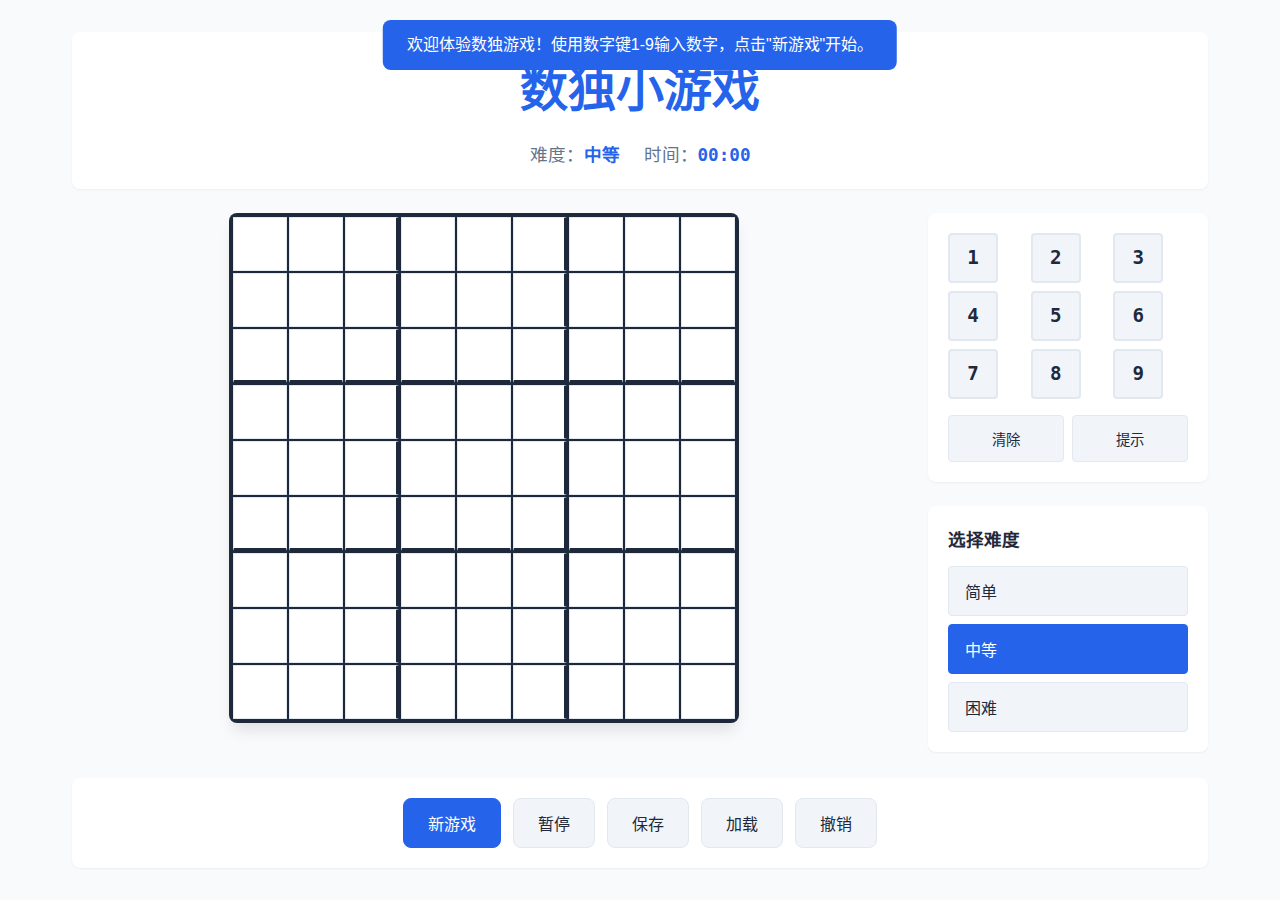
<file: index.html>
<!DOCTYPE html>
<html lang="zh-CN">
<head>
    <meta charset="UTF-8">
    <meta name="viewport" content="width=device-width, initial-scale=1.0">
    <title>数独小游戏</title>
    <meta name="description" content="一个基于Web的数独益智游戏，支持多种难度等级">
    <meta name="keywords" content="数独,游戏,益智,数字,逻辑">
    <link rel="stylesheet" href="src/styles/main.css">
    <link rel="stylesheet" href="src/styles/components.css">
    <link rel="stylesheet" href="src/styles/responsive.css">
</head>
<body>
    <div class="container">
        <!-- 游戏标题 -->
        <header class="game-header">
            <h1>数独小游戏</h1>
            <div class="game-info">
                <span class="difficulty-label">难度：<span id="current-difficulty">中等</span></span>
                <span class="timer-label">时间：<span id="timer">00:00</span></span>
            </div>
        </header>

        <!-- 主游戏区域 -->
        <main class="game-main">
            <!-- 数独网格 -->
            <section class="sudoku-board">
                <div id="sudoku-grid" class="sudoku-grid">
                    <!-- 9x9 网格将通过JavaScript动态生成 -->
                </div>
            </section>

            <!-- 控制面板 -->
            <aside class="control-panel">
                <!-- 数字输入板 -->
                <div class="number-pad">
                    <div class="number-buttons">
                        <button class="number-btn" data-number="1">1</button>
                        <button class="number-btn" data-number="2">2</button>
                        <button class="number-btn" data-number="3">3</button>
                        <button class="number-btn" data-number="4">4</button>
                        <button class="number-btn" data-number="5">5</button>
                        <button class="number-btn" data-number="6">6</button>
                        <button class="number-btn" data-number="7">7</button>
                        <button class="number-btn" data-number="8">8</button>
                        <button class="number-btn" data-number="9">9</button>
                    </div>
                    <div class="action-buttons">
                        <button id="clear-btn" class="action-btn">清除</button>
                        <button id="hint-btn" class="action-btn">提示</button>
                    </div>
                </div>

                <!-- 难度选择 -->
                <div class="difficulty-selector">
                    <h3>选择难度</h3>
                    <div class="difficulty-buttons">
                        <button class="difficulty-btn" data-difficulty="easy">简单</button>
                        <button class="difficulty-btn active" data-difficulty="medium">中等</button>
                        <button class="difficulty-btn" data-difficulty="hard">困难</button>
                    </div>
                </div>
            </aside>
        </main>

        <!-- 游戏控制栏 -->
        <footer class="game-controls">
            <button id="new-game-btn" class="control-btn primary">新游戏</button>
            <button id="pause-btn" class="control-btn">暂停</button>
            <button id="save-btn" class="control-btn">保存</button>
            <button id="load-btn" class="control-btn">加载</button>
            <button id="undo-btn" class="control-btn">撤销</button>
        </footer>

        <!-- 状态消息 -->
        <div id="message" class="message hidden"></div>

        <!-- 游戏完成对话框 -->
        <div id="completion-modal" class="modal hidden">
            <div class="modal-content">
                <h2>恭喜完成！</h2>
                <p>你成功解决了这个数独！</p>
                <p>用时：<span id="completion-time"></span></p>
                <p>提示次数：<span id="hints-used"></span></p>
                <div class="modal-buttons">
                    <button id="new-game-modal" class="control-btn primary">再来一局</button>
                    <button id="close-modal" class="control-btn">关闭</button>
                </div>
            </div>
        </div>
    </div>

    <!-- JavaScript 文件 -->
    <script src="src/utils/sudoku-engine.js"></script>
    <script src="src/utils/storage-manager.js"></script>
    <script src="src/components/sudoku-grid.js"></script>
    <script src="src/components/game-controller.js"></script>
    <script src="src/components/ui-manager.js"></script>
    <script src="src/app.js"></script>
</body>
</html>
</file>
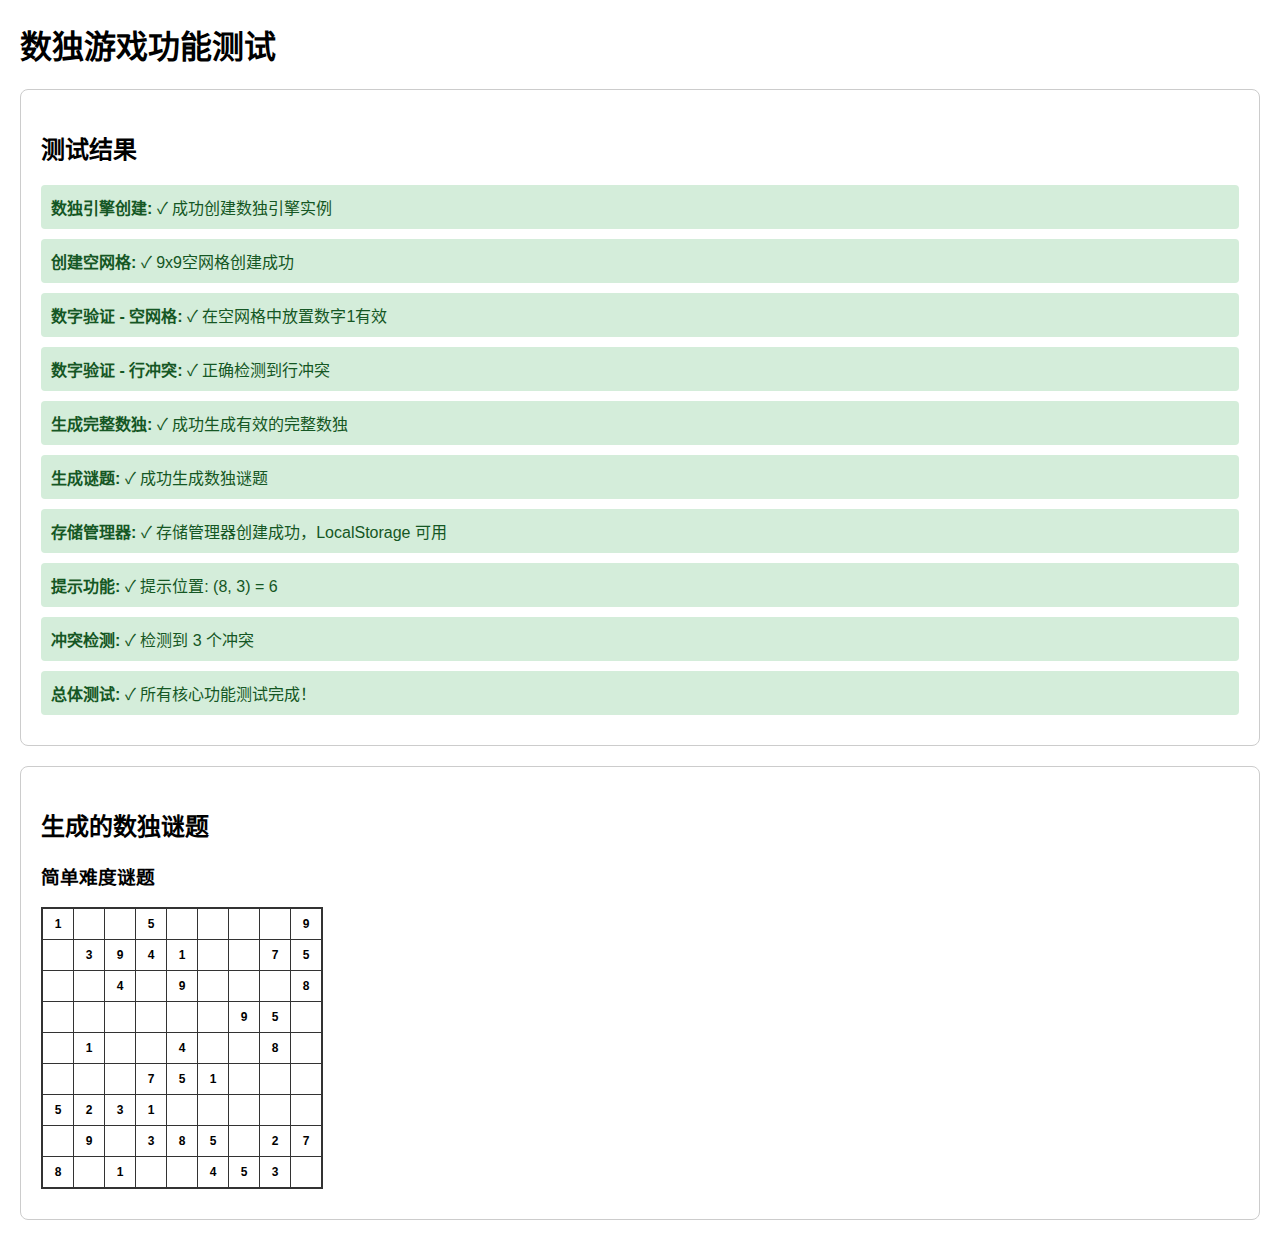
<file: test.html>
<!DOCTYPE html>
<html lang="zh-CN">
<head>
    <meta charset="UTF-8">
    <meta name="viewport" content="width=device-width, initial-scale=1.0">
    <title>数独游戏测试</title>
    <style>
        body {
            font-family: Arial, sans-serif;
            margin: 20px;
        }
        .test-section {
            margin: 20px 0;
            padding: 20px;
            border: 1px solid #ccc;
            border-radius: 8px;
        }
        .test-result {
            margin: 10px 0;
            padding: 10px;
            border-radius: 4px;
        }
        .success {
            background: #d4edda;
            color: #155724;
        }
        .error {
            background: #f8d7da;
            color: #721c24;
        }
        .test-grid {
            display: grid;
            grid-template-columns: repeat(9, 30px);
            grid-template-rows: repeat(9, 30px);
            gap: 1px;
            background: #333;
            padding: 2px;
            width: fit-content;
            margin: 10px 0;
        }
        .test-cell {
            background: white;
            display: flex;
            align-items: center;
            justify-content: center;
            font-size: 12px;
            font-weight: bold;
        }
    </style>
</head>
<body>
    <h1>数独游戏功能测试</h1>
    
    <div class="test-section">
        <h2>测试结果</h2>
        <div id="test-results"></div>
    </div>
    
    <div class="test-section">
        <h2>生成的数独谜题</h2>
        <div id="generated-puzzle"></div>
    </div>

    <!-- 引入所需的JavaScript文件 -->
    <script src="src/utils/sudoku-engine.js"></script>
    <script src="src/utils/storage-manager.js"></script>
    
    <script>
        // 测试函数
        function runTests() {
            const results = document.getElementById('test-results');
            const puzzleContainer = document.getElementById('generated-puzzle');
            
            try {
                // 测试1: 创建数独引擎
                const engine = new SudokuEngine();
                addTestResult(results, '数独引擎创建', true, '成功创建数独引擎实例');
                
                // 测试2: 创建空网格
                const emptyGrid = engine.createEmptyGrid();
                const isValidEmptyGrid = emptyGrid.length === 9 && emptyGrid[0].length === 9;
                addTestResult(results, '创建空网格', isValidEmptyGrid, isValidEmptyGrid ? '9x9空网格创建成功' : '网格尺寸错误');
                
                // 测试3: 验证数字放置
                const testGrid = engine.createEmptyGrid();
                const isValid1 = engine.isValidMove(testGrid, 0, 0, 1);
                addTestResult(results, '数字验证 - 空网格', isValid1, isValid1 ? '在空网格中放置数字1有效' : '验证失败');
                
                testGrid[0][0] = 1;
                const isValid2 = !engine.isValidMove(testGrid, 0, 1, 1);
                addTestResult(results, '数字验证 - 行冲突', isValid2, isValid2 ? '正确检测到行冲突' : '未检测到行冲突');
                
                // 测试4: 生成完整数独
                const completeSudoku = engine.generateCompleteSudoku();
                const isComplete = engine.isComplete(completeSudoku);
                addTestResult(results, '生成完整数独', isComplete, isComplete ? '成功生成有效的完整数独' : '生成的数独无效');
                
                // 测试5: 生成谜题
                const puzzle = engine.generatePuzzle('easy');
                const hasPuzzleStructure = puzzle.puzzle && puzzle.solution && puzzle.difficulty;
                addTestResult(results, '生成谜题', hasPuzzleStructure, hasPuzzleStructure ? '成功生成数独谜题' : '谜题结构不完整');
                
                // 显示生成的谜题
                if (hasPuzzleStructure) {
                    displayPuzzle(puzzleContainer, puzzle.puzzle, '简单难度谜题');
                }
                
                // 测试6: 存储管理器
                const storage = new StorageManager();
                const storageAvailable = storage.isStorageAvailable();
                addTestResult(results, '存储管理器', true, `存储管理器创建成功，LocalStorage ${storageAvailable ? '可用' : '不可用'}`);
                
                // 测试7: 获取提示
                const hint = engine.getHint(puzzle.puzzle, puzzle.solution);
                const hasValidHint = hint && typeof hint.row === 'number' && typeof hint.col === 'number' && typeof hint.number === 'number';
                addTestResult(results, '提示功能', hasValidHint, hasValidHint ? `提示位置: (${hint.row + 1}, ${hint.col + 1}) = ${hint.number}` : '提示功能失败');
                
                // 测试8: 冲突检测
                const conflictGrid = engine.copyGrid(puzzle.puzzle);
                conflictGrid[0][0] = 1;
                conflictGrid[0][1] = 1; // 创建冲突
                const conflicts = engine.getConflicts(conflictGrid);
                const conflictDetected = conflicts.length > 0;
                addTestResult(results, '冲突检测', conflictDetected, conflictDetected ? `检测到 ${conflicts.length} 个冲突` : '冲突检测失败');
                
                addTestResult(results, '总体测试', true, '所有核心功能测试完成！', 'success');
                
            } catch (error) {
                addTestResult(results, '测试异常', false, `发生错误: ${error.message}`, 'error');
                console.error('测试错误:', error);
            }
        }
        
        function addTestResult(container, testName, success, message, type = null) {
            const div = document.createElement('div');
            div.className = `test-result ${type || (success ? 'success' : 'error')}`;
            div.innerHTML = `<strong>${testName}:</strong> ${success ? '✓' : '✗'} ${message}`;
            container.appendChild(div);
        }
        
        function displayPuzzle(container, grid, title) {
            const titleDiv = document.createElement('h3');
            titleDiv.textContent = title;
            container.appendChild(titleDiv);
            
            const gridDiv = document.createElement('div');
            gridDiv.className = 'test-grid';
            
            for (let row = 0; row < 9; row++) {
                for (let col = 0; col < 9; col++) {
                    const cell = document.createElement('div');
                    cell.className = 'test-cell';
                    cell.textContent = grid[row][col] === 0 ? '' : grid[row][col];
                    gridDiv.appendChild(cell);
                }
            }
            
            container.appendChild(gridDiv);
        }
        
        // 运行测试
        window.addEventListener('load', runTests);
    </script>
</body>
</html>
</file>
<file: src/styles/main.css>
/* 基础样式重置和变量定义 */
* {
    margin: 0;
    padding: 0;
    box-sizing: border-box;
}

:root {
    /* 颜色主题 */
    --primary-color: #2563eb;
    --primary-hover: #1d4ed8;
    --secondary-color: #64748b;
    --accent-color: #f59e0b;
    --success-color: #10b981;
    --error-color: #ef4444;
    --warning-color: #f59e0b;
    
    /* 背景色 */
    --bg-primary: #ffffff;
    --bg-secondary: #f8fafc;
    --bg-grid: #f1f5f9;
    --bg-overlay: rgba(0, 0, 0, 0.5);
    
    /* 文字颜色 */
    --text-primary: #1e293b;
    --text-secondary: #64748b;
    --text-light: #94a3b8;
    
    /* 边框颜色 */
    --border-light: #e2e8f0;
    --border-medium: #cbd5e1;
    --border-dark: #475569;
    --border-thick: #1e293b;
    
    /* 阴影 */
    --shadow-sm: 0 1px 2px 0 rgba(0, 0, 0, 0.05);
    --shadow-md: 0 4px 6px -1px rgba(0, 0, 0, 0.1);
    --shadow-lg: 0 10px 15px -3px rgba(0, 0, 0, 0.1);
    
    /* 字体 */
    --font-family: 'Segoe UI', 'Microsoft YaHei', sans-serif;
    --font-mono: 'Consolas', 'Monaco', monospace;
    
    /* 尺寸 */
    --border-radius: 8px;
    --border-radius-sm: 4px;
    --cell-size: 48px;
    --grid-gap: 2px;
}

body {
    font-family: var(--font-family);
    background-color: var(--bg-secondary);
    color: var(--text-primary);
    line-height: 1.6;
    min-height: 100vh;
}

.container {
    max-width: 1200px;
    margin: 0 auto;
    padding: 20px;
    display: flex;
    flex-direction: column;
    min-height: 100vh;
}

/* 游戏标题区域 */
.game-header {
    text-align: center;
    margin-bottom: 24px;
    padding: 20px;
    background: var(--bg-primary);
    border-radius: var(--border-radius);
    box-shadow: var(--shadow-sm);
}

.game-header h1 {
    font-size: 2.5rem;
    font-weight: 700;
    color: var(--primary-color);
    margin-bottom: 12px;
}

.game-info {
    display: flex;
    justify-content: center;
    gap: 24px;
    font-size: 1.1rem;
    color: var(--text-secondary);
}

.difficulty-label,
.timer-label {
    font-weight: 500;
}

#current-difficulty,
#timer {
    font-weight: 700;
    color: var(--primary-color);
    font-family: var(--font-mono);
}

/* 主游戏区域 */
.game-main {
    display: flex;
    gap: 32px;
    flex: 1;
    align-items: flex-start;
}

/* 数独面板 */
.sudoku-board {
    flex: 1;
    display: flex;
    justify-content: center;
}

/* 控制面板 */
.control-panel {
    width: 280px;
    display: flex;
    flex-direction: column;
    gap: 24px;
}

/* 游戏控制栏 */
.game-controls {
    margin-top: 24px;
    text-align: center;
    padding: 20px;
    background: var(--bg-primary);
    border-radius: var(--border-radius);
    box-shadow: var(--shadow-sm);
}

.game-controls {
    display: flex;
    justify-content: center;
    gap: 12px;
    flex-wrap: wrap;
}

/* 按钮基础样式 */
.control-btn {
    padding: 12px 24px;
    border: none;
    border-radius: var(--border-radius);
    font-size: 1rem;
    font-weight: 500;
    cursor: pointer;
    transition: all 0.2s ease;
    background: var(--bg-grid);
    color: var(--text-primary);
    border: 1px solid var(--border-light);
}

.control-btn:hover {
    transform: translateY(-1px);
    box-shadow: var(--shadow-md);
}

.control-btn:active {
    transform: translateY(0);
}

.control-btn.primary {
    background: var(--primary-color);
    color: white;
    border-color: var(--primary-color);
}

.control-btn.primary:hover {
    background: var(--primary-hover);
}

.control-btn:disabled {
    opacity: 0.5;
    cursor: not-allowed;
    transform: none;
}

/* 消息提示 */
.message {
    position: fixed;
    top: 20px;
    left: 50%;
    transform: translateX(-50%);
    padding: 12px 24px;
    border-radius: var(--border-radius);
    font-weight: 500;
    z-index: 1000;
    transition: all 0.3s ease;
}

.message.success {
    background: var(--success-color);
    color: white;
}

.message.error {
    background: var(--error-color);
    color: white;
}

.message.warning {
    background: var(--warning-color);
    color: white;
}

.message.info {
    background: var(--primary-color);
    color: white;
}

.message.hidden {
    opacity: 0;
    transform: translateX(-50%) translateY(-10px);
    pointer-events: none;
}

/* 模态框 */
.modal {
    position: fixed;
    top: 0;
    left: 0;
    width: 100%;
    height: 100%;
    background: var(--bg-overlay);
    display: flex;
    justify-content: center;
    align-items: center;
    z-index: 2000;
    transition: opacity 0.3s ease;
}

.modal.hidden {
    opacity: 0;
    pointer-events: none;
}

.modal-content {
    background: var(--bg-primary);
    padding: 32px;
    border-radius: var(--border-radius);
    box-shadow: var(--shadow-lg);
    text-align: center;
    max-width: 400px;
    width: 90%;
}

.modal-content h2 {
    color: var(--primary-color);
    margin-bottom: 16px;
    font-size: 1.8rem;
}

.modal-content p {
    margin-bottom: 12px;
    color: var(--text-secondary);
}

.modal-buttons {
    margin-top: 24px;
    display: flex;
    gap: 12px;
    justify-content: center;
}

/* 工具类 */
.hidden {
    display: none !important;
}

.text-center {
    text-align: center;
}

.mb-16 {
    margin-bottom: 16px;
}

.mb-24 {
    margin-bottom: 24px;
}

/* 动画 */
@keyframes fadeIn {
    from {
        opacity: 0;
        transform: translateY(10px);
    }
    to {
        opacity: 1;
        transform: translateY(0);
    }
}

@keyframes pulse {
    0%, 100% {
        transform: scale(1);
    }
    50% {
        transform: scale(1.05);
    }
}

.fade-in {
    animation: fadeIn 0.3s ease;
}

.pulse {
    animation: pulse 0.5s ease;
}
</file>
<file: src/styles/components.css>
/* 数独网格样式 */
.sudoku-grid {
    display: grid;
    grid-template-columns: repeat(9, var(--cell-size));
    grid-template-rows: repeat(9, var(--cell-size));
    gap: var(--grid-gap);
    background: var(--border-thick);
    padding: 4px;
    border-radius: var(--border-radius);
    box-shadow: var(--shadow-lg);
    position: relative;
}

/* 数独单元格 */
.sudoku-cell {
    display: flex;
    align-items: center;
    justify-content: center;
    background: var(--bg-primary);
    border: 1px solid var(--border-light);
    cursor: pointer;
    font-size: 1.4rem;
    font-weight: 600;
    font-family: var(--font-mono);
    transition: all 0.15s ease;
    user-select: none;
    position: relative;
}

.sudoku-cell:hover {
    background: var(--bg-grid);
    border-color: var(--border-medium);
}

/* 单元格状态样式 */
.sudoku-cell.initial {
    background: var(--bg-secondary);
    color: var(--text-primary);
    font-weight: 700;
    cursor: default;
}

.sudoku-cell.initial:hover {
    background: var(--bg-secondary);
}

.sudoku-cell.selected {
    background: var(--primary-color);
    color: white;
    box-shadow: 0 0 0 2px var(--primary-color);
    z-index: 10;
}

.sudoku-cell.highlighted {
    background: rgba(37, 99, 235, 0.1);
    border-color: var(--primary-color);
}

.sudoku-cell.conflict {
    background: rgba(239, 68, 68, 0.1);
    color: var(--error-color);
    border-color: var(--error-color);
}

.sudoku-cell.hint {
    background: rgba(245, 158, 11, 0.2);
    color: var(--warning-color);
    animation: pulse 0.5s ease;
}

/* 九宫格分割线 */
.sudoku-cell:nth-child(3n):not(:nth-child(9n)) {
    border-right: 2px solid var(--border-thick);
}

.sudoku-cell:nth-child(n+19):nth-child(-n+27),
.sudoku-cell:nth-child(n+46):nth-child(-n+54) {
    border-bottom: 2px solid var(--border-thick);
}

/* 数字输入板 */
.number-pad {
    background: var(--bg-primary);
    padding: 20px;
    border-radius: var(--border-radius);
    box-shadow: var(--shadow-sm);
}

.number-buttons {
    display: grid;
    grid-template-columns: repeat(3, 1fr);
    gap: 8px;
    margin-bottom: 16px;
}

.number-btn {
    width: 50px;
    height: 50px;
    border: 2px solid var(--border-light);
    background: var(--bg-grid);
    border-radius: var(--border-radius-sm);
    font-size: 1.2rem;
    font-weight: 600;
    font-family: var(--font-mono);
    cursor: pointer;
    transition: all 0.2s ease;
    color: var(--text-primary);
}

.number-btn:hover {
    border-color: var(--primary-color);
    background: rgba(37, 99, 235, 0.1);
    transform: translateY(-1px);
}

.number-btn:active {
    transform: translateY(0);
}

.number-btn.selected {
    background: var(--primary-color);
    color: white;
    border-color: var(--primary-color);
}

.action-buttons {
    display: flex;
    gap: 8px;
}

.action-btn {
    flex: 1;
    padding: 12px;
    border: 1px solid var(--border-light);
    background: var(--bg-grid);
    border-radius: var(--border-radius-sm);
    font-size: 0.9rem;
    font-weight: 500;
    cursor: pointer;
    transition: all 0.2s ease;
    color: var(--text-primary);
}

.action-btn:hover {
    background: var(--primary-color);
    color: white;
    border-color: var(--primary-color);
    transform: translateY(-1px);
}

.action-btn:disabled {
    opacity: 0.5;
    cursor: not-allowed;
    transform: none;
}

/* 难度选择器 */
.difficulty-selector {
    background: var(--bg-primary);
    padding: 20px;
    border-radius: var(--border-radius);
    box-shadow: var(--shadow-sm);
}

.difficulty-selector h3 {
    margin-bottom: 12px;
    color: var(--text-primary);
    font-size: 1.1rem;
    font-weight: 600;
}

.difficulty-buttons {
    display: flex;
    flex-direction: column;
    gap: 8px;
}

.difficulty-btn {
    padding: 12px 16px;
    border: 1px solid var(--border-light);
    background: var(--bg-grid);
    border-radius: var(--border-radius-sm);
    font-size: 1rem;
    font-weight: 500;
    cursor: pointer;
    transition: all 0.2s ease;
    color: var(--text-primary);
    text-align: left;
}

.difficulty-btn:hover {
    border-color: var(--primary-color);
    background: rgba(37, 99, 235, 0.1);
}

.difficulty-btn.active {
    background: var(--primary-color);
    color: white;
    border-color: var(--primary-color);
}

/* 加载状态 */
.loading {
    position: relative;
    pointer-events: none;
}

.loading::after {
    content: '';
    position: absolute;
    top: 50%;
    left: 50%;
    width: 20px;
    height: 20px;
    margin: -10px 0 0 -10px;
    border: 2px solid var(--border-light);
    border-top-color: var(--primary-color);
    border-radius: 50%;
    animation: spin 0.8s linear infinite;
}

@keyframes spin {
    to {
        transform: rotate(360deg);
    }
}

/* 成功完成动画 */
.celebration {
    animation: celebration 0.6s ease;
}

@keyframes celebration {
    0%, 100% {
        transform: scale(1);
    }
    25% {
        transform: scale(1.05) rotate(1deg);
    }
    50% {
        transform: scale(1.1) rotate(-1deg);
    }
    75% {
        transform: scale(1.05) rotate(1deg);
    }
}

/* 错误抖动动画 */
.shake {
    animation: shake 0.4s ease;
}

@keyframes shake {
    0%, 100% {
        transform: translateX(0);
    }
    25% {
        transform: translateX(-4px);
    }
    75% {
        transform: translateX(4px);
    }
}

/* 提示高亮效果 */
.hint-highlight {
    position: relative;
    overflow: hidden;
}

.hint-highlight::before {
    content: '';
    position: absolute;
    top: 0;
    left: -100%;
    width: 100%;
    height: 100%;
    background: linear-gradient(
        90deg,
        transparent,
        rgba(245, 158, 11, 0.4),
        transparent
    );
    animation: hint-sweep 0.8s ease;
}

@keyframes hint-sweep {
    to {
        left: 100%;
    }
}

/* 暂停状态遮罩 */
.game-paused {
    position: relative;
}

.game-paused::after {
    content: '游戏已暂停';
    position: absolute;
    top: 0;
    left: 0;
    right: 0;
    bottom: 0;
    background: rgba(255, 255, 255, 0.9);
    display: flex;
    align-items: center;
    justify-content: center;
    font-size: 1.5rem;
    font-weight: 600;
    color: var(--text-primary);
    backdrop-filter: blur(2px);
    border-radius: var(--border-radius);
}
</file>
<file: src/styles/responsive.css>
/* 响应式设计 */

/* 大屏桌面端 (>1200px) */
@media (min-width: 1200px) {
    .container {
        padding: 32px;
    }
    
    .game-header h1 {
        font-size: 3rem;
    }
    
    :root {
        --cell-size: 54px;
    }
}

/* 中等桌面端 (768px - 1200px) */
@media (max-width: 1200px) and (min-width: 768px) {
    .container {
        padding: 24px;
    }
    
    .game-main {
        gap: 24px;
    }
    
    .control-panel {
        width: 260px;
    }
    
    :root {
        --cell-size: 50px;
    }
}

/* 平板端 (768px - 1024px) */
@media (max-width: 1024px) and (min-width: 768px) {
    .game-main {
        flex-direction: column;
        align-items: center;
    }
    
    .control-panel {
        width: 100%;
        max-width: 500px;
        flex-direction: row;
        justify-content: space-between;
    }
    
    .number-pad {
        flex: 1;
    }
    
    .difficulty-selector {
        flex: 1;
        margin-left: 20px;
    }
    
    .difficulty-buttons {
        flex-direction: row;
        gap: 8px;
    }
    
    .difficulty-btn {
        flex: 1;
        text-align: center;
    }
}

/* 小平板端和大手机 (480px - 768px) */
@media (max-width: 768px) {
    .container {
        padding: 16px;
    }
    
    .game-header {
        margin-bottom: 16px;
        padding: 16px;
    }
    
    .game-header h1 {
        font-size: 2rem;
        margin-bottom: 8px;
    }
    
    .game-info {
        flex-direction: column;
        gap: 8px;
        font-size: 1rem;
    }
    
    .game-main {
        flex-direction: column;
        gap: 20px;
        align-items: center;
    }
    
    .control-panel {
        width: 100%;
        max-width: 400px;
    }
    
    .game-controls {
        margin-top: 16px;
        padding: 16px;
    }
    
    .control-btn {
        padding: 10px 16px;
        font-size: 0.9rem;
    }
    
    :root {
        --cell-size: 42px;
    }
    
    .number-buttons {
        gap: 6px;
    }
    
    .number-btn {
        width: 44px;
        height: 44px;
        font-size: 1.1rem;
    }
    
    .modal-content {
        padding: 24px;
        margin: 16px;
    }
    
    .modal-content h2 {
        font-size: 1.5rem;
    }
    
    .modal-buttons {
        flex-direction: column;
    }
}

/* 手机端 (320px - 480px) */
@media (max-width: 480px) {
    .container {
        padding: 12px;
    }
    
    .game-header {
        margin-bottom: 12px;
        padding: 12px;
    }
    
    .game-header h1 {
        font-size: 1.8rem;
    }
    
    .game-main {
        gap: 16px;
    }
    
    .control-panel {
        max-width: 100%;
    }
    
    .game-controls {
        margin-top: 12px;
        padding: 12px;
    }
    
    .game-controls {
        gap: 8px;
    }
    
    .control-btn {
        padding: 8px 12px;
        font-size: 0.85rem;
        flex: 1;
        min-width: 0;
    }
    
    :root {
        --cell-size: 36px;
        --grid-gap: 1px;
    }
    
    .sudoku-grid {
        padding: 3px;
    }
    
    .sudoku-cell {
        font-size: 1.2rem;
    }
    
    .number-pad {
        padding: 16px;
    }
    
    .number-buttons {
        gap: 4px;
    }
    
    .number-btn {
        width: 36px;
        height: 36px;
        font-size: 1rem;
    }
    
    .action-buttons {
        gap: 6px;
    }
    
    .action-btn {
        padding: 10px;
        font-size: 0.85rem;
    }
    
    .difficulty-selector {
        padding: 16px;
    }
    
    .difficulty-buttons {
        gap: 6px;
    }
    
    .difficulty-btn {
        padding: 10px 12px;
        font-size: 0.9rem;
    }
    
    .message {
        left: 10px;
        right: 10px;
        transform: none;
        font-size: 0.9rem;
    }
    
    .modal-content {
        padding: 20px;
        margin: 12px;
    }
    
    .modal-content h2 {
        font-size: 1.4rem;
        margin-bottom: 12px;
    }
    
    .modal-content p {
        font-size: 0.9rem;
        margin-bottom: 8px;
    }
}

/* 超小屏手机 (<320px) */
@media (max-width: 320px) {
    .container {
        padding: 8px;
    }
    
    .game-header h1 {
        font-size: 1.6rem;
    }
    
    :root {
        --cell-size: 32px;
    }
    
    .sudoku-cell {
        font-size: 1.1rem;
    }
    
    .number-btn {
        width: 32px;
        height: 32px;
        font-size: 0.9rem;
    }
    
    .control-btn {
        padding: 6px 8px;
        font-size: 0.8rem;
    }
}

/* 横屏适配 */
@media (max-height: 600px) and (orientation: landscape) {
    .container {
        padding: 12px;
    }
    
    .game-header {
        margin-bottom: 12px;
        padding: 12px;
    }
    
    .game-header h1 {
        font-size: 1.8rem;
        margin-bottom: 6px;
    }
    
    .game-info {
        flex-direction: row;
        gap: 16px;
    }
    
    .game-main {
        flex-direction: row;
        gap: 20px;
    }
    
    .control-panel {
        width: 200px;
        max-width: 200px;
    }
    
    .game-controls {
        margin-top: 12px;
        padding: 12px;
    }
    
    :root {
        --cell-size: 38px;
    }
    
    .number-buttons {
        grid-template-columns: repeat(3, 1fr);
        gap: 4px;
    }
    
    .number-btn {
        width: 40px;
        height: 40px;
    }
    
    .difficulty-buttons {
        flex-direction: column;
        gap: 4px;
    }
    
    .difficulty-btn {
        padding: 8px 12px;
        font-size: 0.85rem;
    }
}

/* 触摸设备优化 */
@media (hover: none) and (pointer: coarse) {
    .sudoku-cell {
        min-height: 44px;
        min-width: 44px;
    }
    
    .number-btn {
        min-height: 44px;
        min-width: 44px;
    }
    
    .control-btn {
        min-height: 44px;
        padding: 12px 16px;
    }
    
    .action-btn {
        min-height: 44px;
    }
    
    .difficulty-btn {
        min-height: 44px;
    }
}

/* 高DPI屏幕优化 */
@media (-webkit-min-device-pixel-ratio: 2), (min-resolution: 192dpi) {
    .sudoku-grid {
        border-width: 0.5px;
    }
    
    .sudoku-cell {
        border-width: 0.5px;
    }
}
</file>
